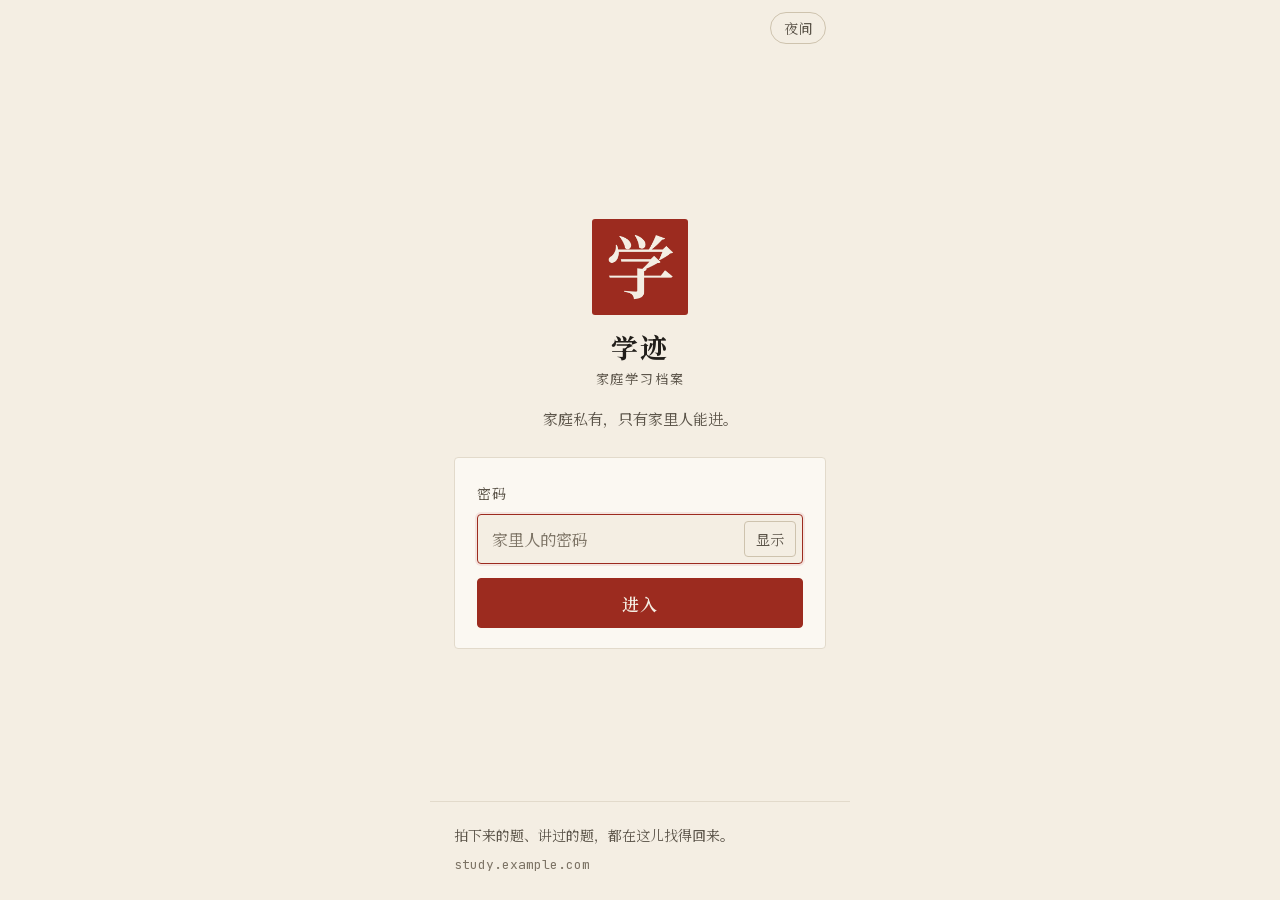
<file: login/login.html>
<!DOCTYPE html>
<html lang="zh-CN" data-theme="light">
<head>
<meta charset="utf-8">
<meta name="viewport" content="width=device-width, initial-scale=1, viewport-fit=cover">
<title>学迹 · 登录</title>
<meta name="description" content="学迹——家庭私有的初中学习档案。输密码进入。">
<meta name="robots" content="noindex, nofollow">
<meta http-equiv="Cache-Control" content="no-store">
<meta name="theme-color" content="#f4eee3" media="(prefers-color-scheme: light)">
<meta name="theme-color" content="#16130f" media="(prefers-color-scheme: dark)">
<link rel="icon" href="/assets/favicon/favicon-32.png" sizes="32x32">
<link rel="icon" href="/assets/favicon/favicon-16.png" sizes="16x16">
<link rel="apple-touch-icon" href="/assets/favicon/favicon-180.png">
<link rel="preload" href="/assets/fonts/noto-serif-sc-400.woff2" as="font" type="font/woff2" crossorigin>
<link rel="preload" href="/assets/fonts/noto-serif-sc-600.woff2" as="font" type="font/woff2" crossorigin>
<link rel="stylesheet" href="login.css">
<script>
/* 主题必须在首屏绘制前定好，避免闪白/闪黑。与主站共用同一个键 xueji-theme。
   这里只读写主题偏好，绝不读写任何凭证。 */
(function () {
  try {
    var t = localStorage.getItem('xueji-theme');
    if (t !== 'light' && t !== 'dark') {
      t = window.matchMedia('(prefers-color-scheme: dark)').matches ? 'dark' : 'light';
    }
    document.documentElement.setAttribute('data-theme', t);
  } catch (e) {
    document.documentElement.setAttribute('data-theme', 'light');
  }
})();
</script>
</head>
<body>
<a class="skip-link" href="#pw">跳到密码输入</a>

<div class="login-top">
  <button class="theme-btn" id="theme-btn" type="button" aria-pressed="false">
    <span id="theme-btn-label">夜间</span>
  </button>
</div>

<main class="login-wrap">
  <div class="login-head">
    <img class="login-seal" src="/assets/favicon/favicon-180.png" alt="" width="84" height="84">
    <h1 class="login-name">学迹</h1>
    <p class="login-sub">家庭学习档案</p>
    <p class="login-note">家庭私有，只有家里人能进。</p>
  </div>

  <form class="panel" id="login-form" action="/login" method="post"
        enctype="application/x-www-form-urlencoded" novalidate>
    <label class="field-label" for="pw">密码</label>
    <span class="pw-row">
      <input class="pw-input" id="pw" name="password" type="password"
             autocomplete="current-password" placeholder="家里人的密码" required
             autocapitalize="off" autocorrect="off" spellcheck="false"
             enterkeyhint="go" autofocus aria-describedby="form-msg">
      <button class="pw-toggle" id="pw-toggle" type="button" aria-pressed="false">显示</button>
    </span>
    <button class="submit-btn" id="submit-btn" type="submit">进入</button>
    <p class="form-msg" id="form-msg" role="alert"></p>
  </form>
</main>

<footer class="login-foot">
  <p class="login-foot-line">拍下来的题、讲过的题，都在这儿找得回来。</p>
  <p class="login-foot-meta">study.example.com</p>
</footer>

<script>
(function () {
  'use strict';

  var $form   = document.getElementById('login-form');
  var $pw     = document.getElementById('pw');
  var $toggle = document.getElementById('pw-toggle');
  var $btn    = document.getElementById('submit-btn');
  var $msg    = document.getElementById('form-msg');

  var busy = false;

  /* ---------- 主题（与主站同一套按钮语法，共用一个 localStorage 键） ---------- */
  var $themeBtn   = document.getElementById('theme-btn');
  var $themeLabel = document.getElementById('theme-btn-label');

  function applyTheme(t) {
    document.documentElement.setAttribute('data-theme', t);
    $themeLabel.textContent = t === 'dark' ? '日间' : '夜间';
    $themeBtn.setAttribute('aria-pressed', t === 'dark' ? 'true' : 'false');
  }
  applyTheme(document.documentElement.getAttribute('data-theme') || 'light');

  $themeBtn.addEventListener('click', function () {
    var next = document.documentElement.getAttribute('data-theme') === 'dark' ? 'light' : 'dark';
    applyTheme(next);
    try { localStorage.setItem('xueji-theme', next); } catch (e) { /* 隐私模式下忽略 */ }
  });

  /* ---------- 表单 ---------- */
  function setMsg(text) { $msg.textContent = text || ''; }

  function fail(text, clearPw) {
    setMsg(text);
    $pw.setAttribute('aria-invalid', 'true');
    if (clearPw) { $pw.value = ''; }
    $pw.focus();
  }

  function resetBusy() {
    busy = false;
    $btn.disabled = false;
    $btn.textContent = '进入';
    $form.removeAttribute('aria-busy');
  }

  /* 输入即清除错误态 */
  $pw.addEventListener('input', function () {
    if ($msg.textContent) { setMsg(''); }
    if ($pw.getAttribute('aria-invalid') === 'true') {
      $pw.removeAttribute('aria-invalid');
    }
  });

  /* 显示 / 隐藏明文 */
  $toggle.addEventListener('click', function () {
    var nowText = $pw.type === 'text';
    var start = $pw.selectionStart, end = $pw.selectionEnd;
    $pw.type = nowText ? 'password' : 'text';
    $toggle.textContent = nowText ? '显示' : '隐藏';
    $toggle.setAttribute('aria-pressed', nowText ? 'false' : 'true');
    $pw.focus();
    try { $pw.setSelectionRange(start, end); } catch (e) { /* type=password 下忽略 */ }
  });

  $form.addEventListener('submit', async function (e) {
    e.preventDefault();
    if (busy) { return; }

    var pw = $pw.value;

    /* 空态 */
    if (!pw) {
      fail('先输入密码。', false);
      return;
    }

    busy = true;
    $btn.disabled = true;
    $btn.textContent = '正在进入…';
    $form.setAttribute('aria-busy', 'true');
    $pw.removeAttribute('aria-invalid');
    setMsg('');

    var landed = false;
    try {
      var res = await fetch('/login', {
        method: 'POST',
        headers: { 'Content-Type': 'application/x-www-form-urlencoded' },
        body: new URLSearchParams({ password: pw }).toString(),
        credentials: 'same-origin',
        cache: 'no-store'
      });

      if (res.ok) {
        landed = true;
        location.href = '/';
        return;
      }
      if (res.status === 401) {
        fail('密码不对，再试一次。', true);
      } else if (res.status === 429) {
        fail('试得太多了，歇一会儿再来。', false);
      } else {
        fail('服务出错了，稍后再试。', false);
      }
    } catch (err) {
      fail('连不上，稍后再试。', false);
    } finally {
      if (!landed) { resetBusy(); }
    }
  });
})();
</script>
</body>
</html>
</file>
<file: login/login.css>
/* ============================================================
   学迹 · 登录页  —  视觉系统
   与主站 styles.css 同一套纸墨令牌（逐值相同），不引入新色新字。
   字体自托管，路径根绝对：/assets/fonts/（已确认免认证可达）。
   本文件在认证前加载，因此完全独立，不依赖主站 styles.css。
   ============================================================ */

/* ---------- 字体（与主站 styles.css 相同） ---------- */
@font-face {
  font-family: 'Noto Serif SC';
  font-style: normal;
  font-weight: 400;
  font-display: swap;
  src: url('/assets/fonts/noto-serif-sc-400.woff2') format('woff2');
}
@font-face {
  font-family: 'Noto Serif SC';
  font-style: normal;
  font-weight: 600;
  font-display: swap;
  src: url('/assets/fonts/noto-serif-sc-600.woff2') format('woff2');
}
@font-face {
  font-family: 'Noto Serif SC';
  font-style: normal;
  font-weight: 700;
  font-display: swap;
  src: url('/assets/fonts/noto-serif-sc-700.woff2') format('woff2');
}
@font-face {
  font-family: 'JetBrains Mono';
  font-style: normal;
  font-weight: 400 700;
  font-display: swap;
  src: url('/assets/fonts/jetbrains-mono-latin.woff2') format('woff2');
}

/* ---------- 令牌（与主站 styles.css 逐值相同） ---------- */
:root {
  --paper:      #f4eee3;
  --surface:    #fbf8f2;
  --surface-2:  #efe8da;
  --ink:        #211e1a;
  --ink-2:      #5b5449;
  --ink-3:      #7d7466;
  --line:       #e2dacb;
  --line-2:     #cec3ae;
  --seal:       #9c2b1f;
  --seal-ink:   #7d2117;
  --seal-soft:  #f4e4df;
  --ok:         #3f6b3a;
  --scrim:      rgba(33, 30, 26, .42);

  --serif: 'Noto Serif SC', 'Songti SC', 'Source Han Serif SC', 'Noto Serif CJK SC', SimSun, serif;
  --mono:  'JetBrains Mono', ui-monospace, SFMono-Regular, Menlo, Consolas, monospace;

  --col: 420px;
  --pad: 18px;
  --r: 4px;

  --t: 150ms cubic-bezier(.2, .6, .2, 1);
}

:root[data-theme='dark'] {
  --paper:      #16130f;
  --surface:    #1e1a15;
  --surface-2:  #272219;
  --ink:        #eae2d3;
  --ink-2:      #a99e8b;
  --ink-3:      #8d8371;
  --line:       #332c21;
  --line-2:     #463d2d;
  --seal:       #d9694f;
  --seal-ink:   #e58a72;
  --seal-soft:  #32201a;
  --ok:         #8fb583;
  --scrim:      rgba(0, 0, 0, .62);
}

/* ---------- 基础 ---------- */
* { box-sizing: border-box; }
[hidden] { display: none !important; }

html {
  -webkit-text-size-adjust: 100%;
}
body {
  margin: 0;
  background: var(--paper);
  color: var(--ink);
  font-family: var(--serif);
  font-size: 16px;
  line-height: 1.7;
  -webkit-font-smoothing: antialiased;
  text-rendering: optimizeLegibility;
  min-height: 100vh;
  min-height: 100dvh;
  display: flex;
  flex-direction: column;
}
img { max-width: 100%; }
a { color: var(--seal-ink); }
:focus-visible {
  outline: 2px solid var(--seal);
  outline-offset: 2px;
  border-radius: 2px;
}
::selection { background: var(--seal-soft); color: var(--seal-ink); }

.skip-link {
  position: absolute;
  left: -9999px;
  top: 0;
  z-index: 200;
  background: var(--surface);
  color: var(--ink);
  padding: 10px 14px;
  border: 1px solid var(--line-2);
  font-size: 14px;
}
.skip-link:focus { left: 8px; top: 8px; }

/* ---------- 顶部（只放主题切换，位置与主站顶栏一致） ---------- */
.login-top {
  width: 100%;
  max-width: var(--col);
  margin: 0 auto;
  padding: 12px var(--pad) 0;
  display: flex;
  justify-content: flex-end;
}

/* ---------- 文字按钮（与主站 .theme-btn 同形同义） ---------- */
.theme-btn {
  flex: none;
  font-family: var(--serif);
  font-size: 14px;
  color: var(--ink-2);
  background: transparent;
  border: 1px solid var(--line-2);
  border-radius: 999px;
  padding: 5px 13px;
  cursor: pointer;
  transition: color var(--t), border-color var(--t), background var(--t);
}
.theme-btn:hover { color: var(--ink); border-color: var(--ink-3); }
.theme-btn:active { background: var(--surface-2); }

/* ---------- 布局 ---------- */
.login-wrap {
  width: 100%;
  max-width: var(--col);
  margin: 0 auto;
  padding: 40px var(--pad) 24px;
  flex: 1;
  display: flex;
  flex-direction: column;
  justify-content: center;
}

/* ---------- 头部：方印 + 字标 ---------- */
.login-head {
  text-align: center;
  margin-bottom: 26px;
}
.login-seal {
  width: 84px;
  height: 84px;
  border-radius: 3px;
  display: block;
  margin: 0 auto 16px;
}
.login-name {
  font-size: 24px;
  font-weight: 700;
  letter-spacing: .06em;
  line-height: 1.2;
  margin: 0;
}
.login-sub {
  font-size: 13px;
  color: var(--ink-2);
  letter-spacing: .14em;
  margin: 4px 0 0;
}
.login-note {
  font-size: 15px;
  color: var(--ink-2);
  margin: 16px 0 0;
}

/* ---------- 面板 ---------- */
.panel {
  background: var(--surface);
  border: 1px solid var(--line);
  border-radius: var(--r);
  padding: 20px 18px 18px;
}
.field-label {
  display: block;
  font-size: 14px;
  color: var(--ink-2);
  margin: 0 0 8px;
  letter-spacing: .04em;
}

/* ---------- 密码输入行 ---------- */
.pw-row {
  position: relative;
  display: block;
}
.pw-input {
  width: 100%;
  min-width: 0;
  height: 50px;
  padding: 0 68px 0 14px;
  font-family: var(--serif);
  font-size: 16px;               /* 防 iOS 聚焦时自动放大 */
  line-height: 1;
  color: var(--ink);
  background: var(--paper);
  border: 1px solid var(--line-2);
  border-radius: var(--r);
  transition: border-color var(--t), box-shadow var(--t);
  -webkit-appearance: none;
  appearance: none;
}
.pw-input::placeholder { color: var(--ink-3); }
.pw-input:hover { border-color: var(--ink-3); }
.pw-input:focus {
  outline: none;
  border-color: var(--seal);
  box-shadow: 0 0 0 2px var(--seal-soft);
}
.pw-input[aria-invalid='true'] { border-color: var(--seal); }
.pw-input:disabled { opacity: .6; cursor: not-allowed; }

.pw-toggle {
  position: absolute;
  right: 7px;
  top: 50%;
  transform: translateY(-50%);
  height: 36px;
  min-width: 52px;
  padding: 0 10px;
  font-family: var(--serif);
  font-size: 14px;
  color: var(--ink-2);
  background: transparent;
  border: 1px solid var(--line-2);
  border-radius: var(--r);
  cursor: pointer;
  transition: color var(--t), border-color var(--t), background var(--t);
}
.pw-toggle:hover { color: var(--ink); border-color: var(--ink-3); }
.pw-toggle:active { background: var(--surface-2); }

/* ---------- 主操作 ---------- */
.submit-btn {
  width: 100%;
  height: 50px;
  margin-top: 14px;
  font-family: var(--serif);
  font-size: 17px;
  font-weight: 600;
  letter-spacing: .08em;
  color: var(--paper);
  background: var(--seal);
  border: 1px solid var(--seal);
  border-radius: var(--r);
  cursor: pointer;
  transition: opacity var(--t), background var(--t);
}
.submit-btn:hover { background: var(--seal-ink); border-color: var(--seal-ink); }
.submit-btn:active { opacity: .9; }
.submit-btn:disabled {
  cursor: progress;
  opacity: .72;
  background: var(--seal);
  border-color: var(--seal);
}

/* ---------- 状态区 ---------- */
.form-msg {
  margin: 14px 0 0;
  padding: 10px 12px;
  font-size: 15px;
  line-height: 1.6;
  color: var(--seal-ink);
  background: var(--seal-soft);
  border: 1px solid var(--line-2);
  border-radius: var(--r);
}
.form-msg:empty { display: none; }

.form-hint {
  margin: 12px 0 0;
  font-size: 14px;
  color: var(--ink-3);
}

/* ---------- 页脚 ---------- */
.login-foot {
  width: 100%;
  max-width: var(--col);
  margin: 0 auto;
  padding: 22px var(--pad) calc(22px + env(safe-area-inset-bottom));
  border-top: 1px solid var(--line);
}
.login-foot-line {
  font-size: 14px;
  color: var(--ink-2);
  margin: 0 0 6px;
}
.login-foot-meta {
  font-size: 13px;
  color: var(--ink-3);
  margin: 0;
  font-family: var(--mono);
  line-height: 1.9;
}

/* ---------- 响应式 ---------- */
@media (min-width: 560px) {
  :root { --pad: 24px; }
  .login-wrap { padding-top: 56px; padding-bottom: 32px; }
  .login-seal { width: 96px; height: 96px; }
  .login-name { font-size: 27px; }
  .panel { padding: 24px 22px 20px; }
}

/* ---------- 动效偏好 ---------- */
@media (prefers-reduced-motion: reduce) {
  * { transition-duration: 0ms !important; animation-duration: 0ms !important; }
}
</file>
